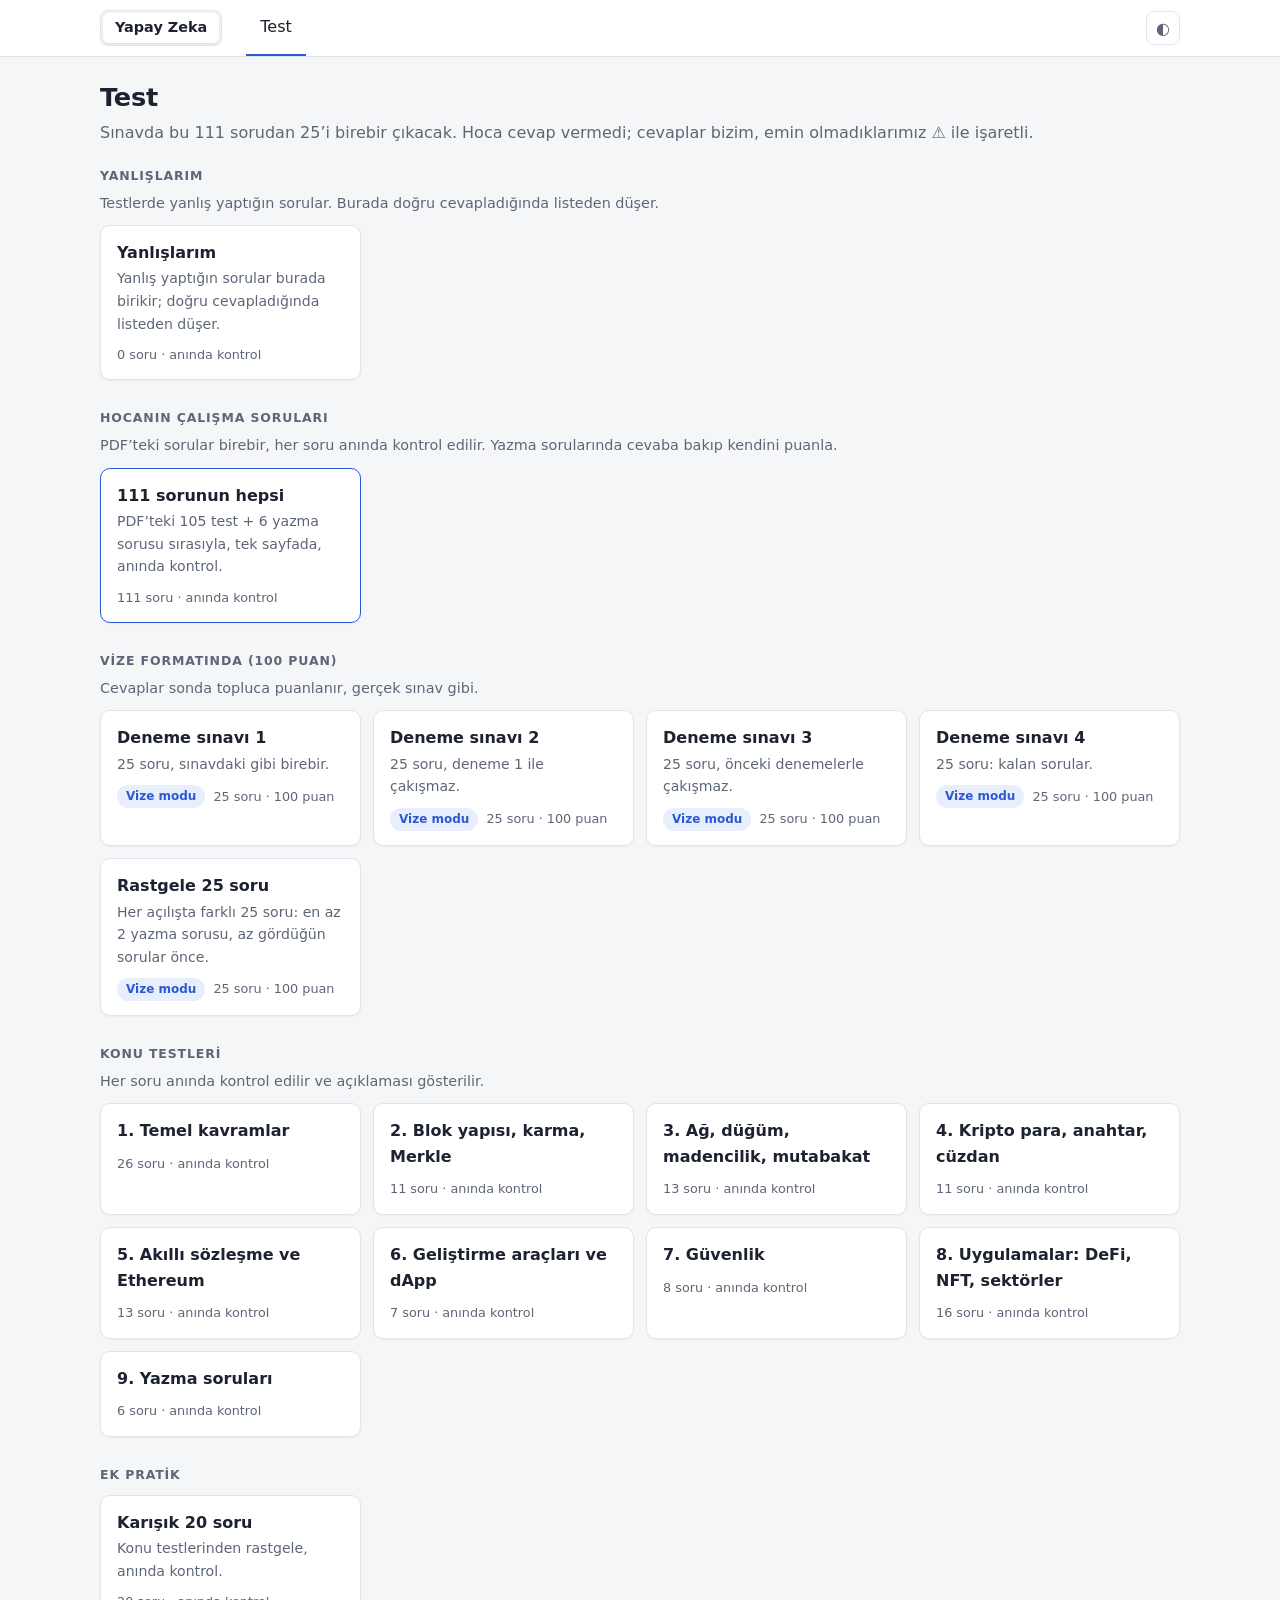
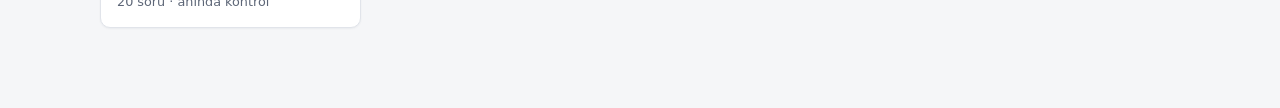
<file: YapayZeka/index.html>
<!doctype html>
<html lang="tr">
<head>
  <meta charset="UTF-8">
  <meta name="viewport" content="width=device-width, initial-scale=1">
  <title>Yapay Zeka Ara Sınav · MBIL 107 / MBP 251</title>
  <meta name="description" content="MBIL 107 / MBP 251 ara sınav örnek soruları: 105 test + 6 yazma.">
  <link rel="stylesheet" href="../assets/style.css?v=20261109a">
  <script>
    (function () {
      var t = localStorage.getItem('phpvize-theme');
      if (t) document.documentElement.setAttribute('data-theme', t);
    })();
  </script>
</head>
<body>
  <header class="topbar">
    <div class="topbar-inner">
      <nav class="courses" aria-label="Dersler">
        <a href="./" class="active" aria-current="page">Yapay Zeka</a>
      </nav>
      <nav class="tabs" aria-label="Bölümler">
        <a href="#test" data-tab="test">Test</a>
      </nav>
      <button class="theme-btn" id="themeBtn" type="button" aria-label="Tema değiştir" title="Açık / koyu tema">◐</button>
    </div>
  </header>

  <main id="app" class="container"></main>

  <script src="content.js?v=20261109a"></script>
  <script src="questions.js?v=20261109a"></script>
  <script src="../assets/app.js?v=20261109a"></script>
</body>
</html>
</file>
<file: assets/style.css>
:root {
  --bg: #f5f6f8;
  --surface: #ffffff;
  --surface-2: #f0f2f5;
  --text: #1c2230;
  --muted: #5d6677;
  --border: #e1e4ea;
  --accent: #2b59d1;
  --accent-soft: #e8eefc;
  --ok: #1d8348;
  --ok-soft: #e5f5ec;
  --bad: #c0392b;
  --bad-soft: #fbeaea;
  --warn: #9a6700;
  --warn-soft: #fff6e0;
  --code-bg: #1d2230;
  --code-text: #e4e7ee;
  --code-out: #252b3b;
  --shadow: 0 1px 2px rgba(20, 30, 50, .05);
  --radius: 10px;
  --mono: "JetBrains Mono", "Cascadia Code", Consolas, "SFMono-Regular", Menlo, monospace;
}

@media (prefers-color-scheme: dark) {
  :root:not([data-theme="light"]) {
    --bg: #0f1218;
    --surface: #161a22;
    --surface-2: #1d222c;
    --text: #e5e8ee;
    --muted: #98a1b1;
    --border: #262c37;
    --accent: #7095ff;
    --accent-soft: #1b2440;
    --ok: #4cc27f;
    --ok-soft: #13291d;
    --bad: #f07167;
    --bad-soft: #2f1716;
    --warn: #e0b04a;
    --warn-soft: #2a2312;
    --code-bg: #10141c;
    --code-out: #181e2a;
    --shadow: none;
  }
}

:root[data-theme="dark"] {
  --bg: #0f1218;
  --surface: #161a22;
  --surface-2: #1d222c;
  --text: #e5e8ee;
  --muted: #98a1b1;
  --border: #262c37;
  --accent: #7095ff;
  --accent-soft: #1b2440;
  --ok: #4cc27f;
  --ok-soft: #13291d;
  --bad: #f07167;
  --bad-soft: #2f1716;
  --warn: #e0b04a;
  --warn-soft: #2a2312;
  --code-bg: #10141c;
  --code-out: #181e2a;
  --shadow: none;
}

* { box-sizing: border-box; }

html { scroll-padding-top: 72px; }

body {
  margin: 0;
  background: var(--bg);
  color: var(--text);
  font: 16px/1.6 system-ui, -apple-system, "Segoe UI", Roboto, "Helvetica Neue", Arial, sans-serif;
  -webkit-font-smoothing: antialiased;
}

a { color: var(--accent); text-decoration: none; }
a:hover { text-decoration: underline; }

code {
  font-family: var(--mono);
  font-size: .88em;
  background: var(--surface-2);
  border: 1px solid var(--border);
  border-radius: 4px;
  padding: 0 .3em;
  white-space: pre-wrap;
}

/* ---------- Üst bar ---------- */
.topbar {
  position: sticky;
  top: 0;
  z-index: 20;
  background: var(--surface);
  border-bottom: 1px solid var(--border);
}
.topbar-inner {
  max-width: 1120px;
  margin: 0 auto;
  padding: 0 20px;
  height: 56px;
  display: flex;
  align-items: center;
  gap: 24px;
}
.courses {
  display: flex;
  background: var(--surface-2);
  border: 1px solid var(--border);
  border-radius: 8px;
  padding: 2px;
  flex: none;
}
.courses a {
  padding: 3px 12px;
  border-radius: 6px;
  font-weight: 600;
  font-size: .9rem;
  color: var(--muted);
}
.courses a:hover { color: var(--text); text-decoration: none; }
.courses a.active { background: var(--surface); color: var(--text); box-shadow: 0 1px 2px rgba(0, 0, 0, .08); }
.tabs { display: flex; gap: 4px; height: 100%; }
.tabs a {
  display: flex;
  align-items: center;
  padding: 0 14px;
  color: var(--muted);
  font-weight: 500;
  border-bottom: 2px solid transparent;
}
.tabs a:hover { color: var(--text); text-decoration: none; }
.tabs a.active { color: var(--text); border-bottom-color: var(--accent); }
.theme-btn {
  margin-left: auto;
  background: none;
  border: 1px solid var(--border);
  color: var(--muted);
  border-radius: 8px;
  width: 34px;
  height: 34px;
  cursor: pointer;
  font-size: 16px;
}
.theme-btn:hover { color: var(--text); }

.container {
  max-width: 1120px;
  margin: 0 auto;
  padding: 24px 20px 80px;
}

h1, h2, h3 { line-height: 1.3; letter-spacing: -.01em; }
h1 { font-size: 1.6rem; margin: 0 0 6px; }
h2 { font-size: 1.25rem; margin: 0; }
h3 { font-size: 1.02rem; margin: 18px 0 8px; }
.lead { color: var(--muted); margin: 0 0 20px; }

.card {
  background: var(--surface);
  border: 1px solid var(--border);
  border-radius: var(--radius);
  box-shadow: var(--shadow);
  padding: 20px 22px;
}

/* ---------- Genel tekrar ---------- */
.review {
  display: grid;
  grid-template-columns: 230px minmax(0, 1fr);
  gap: 28px;
  align-items: start;
}
.toc {
  position: sticky;
  top: 76px;
  max-height: calc(100vh - 96px);
  overflow-y: auto;
  font-size: .92rem;
}
.toc-title {
  font-size: .75rem;
  text-transform: uppercase;
  letter-spacing: .06em;
  color: var(--muted);
  margin: 0 0 8px 10px;
  font-weight: 600;
}
.toc a {
  display: flex;
  gap: 8px;
  padding: 5px 10px;
  border-radius: 6px;
  color: var(--muted);
}
.toc a:hover { background: var(--surface-2); color: var(--text); text-decoration: none; }
.toc a.active { background: var(--accent-soft); color: var(--accent); font-weight: 500; }
.toc .num { width: 18px; text-align: right; flex: none; opacity: .7; }
.toc-sep { border-top: 1px solid var(--border); margin: 8px 10px; }

.chips { display: none; }

.review-main > section { margin-bottom: 18px; }

.format-grid {
  display: grid;
  grid-template-columns: repeat(3, 1fr);
  gap: 12px;
  margin-top: 14px;
}
.format-box {
  border: 1px solid var(--border);
  border-radius: 8px;
  padding: 12px 14px;
  background: var(--surface-2);
}
.format-box .range { font-size: .8rem; color: var(--muted); font-weight: 600; text-transform: uppercase; letter-spacing: .04em; }
.format-box .what { font-weight: 600; margin: 2px 0; }
.format-box .pts { font-size: 1.5rem; font-weight: 700; color: var(--accent); }
.format-box .pts small { font-size: .85rem; font-weight: 500; color: var(--muted); }

.traps-list { margin: 10px 0 0; padding-left: 0; list-style: none; counter-reset: t; }
.traps-list li {
  counter-increment: t;
  position: relative;
  padding: 7px 0 7px 34px;
  border-top: 1px solid var(--border);
}
.traps-list li:first-child { border-top: 0; }
.traps-list li::before {
  content: counter(t);
  position: absolute;
  left: 0;
  top: 8px;
  width: 22px;
  height: 22px;
  border-radius: 50%;
  background: var(--bad-soft);
  color: var(--bad);
  font-size: .75rem;
  font-weight: 700;
  display: flex;
  align-items: center;
  justify-content: center;
}
.traps-list .go { font-size: .85rem; margin-left: 6px; white-space: nowrap; }

.topic-head {
  display: flex;
  align-items: baseline;
  gap: 12px;
  flex-wrap: wrap;
  margin-bottom: 4px;
}
.topic-head .n {
  color: var(--accent);
  font-weight: 700;
}
.topic-head .spacer { flex: 1; }
.topic-src { font-size: .85rem; color: var(--muted); margin: 0 0 12px; }
.btn-link {
  font-size: .88rem;
  font-weight: 500;
  border: 1px solid var(--border);
  padding: 4px 10px;
  border-radius: 6px;
  white-space: nowrap;
}
.btn-link:hover { background: var(--accent-soft); text-decoration: none; }

.topic p { margin: 10px 0; }
.topic ul { margin: 8px 0; padding-left: 20px; }
.topic li { margin: 4px 0; }

.callout {
  border-radius: 8px;
  padding: 10px 14px;
  margin: 12px 0;
  border-left: 3px solid;
  font-size: .95rem;
}
.callout .label { font-weight: 700; margin-right: 6px; }
.callout.trap { background: var(--bad-soft); border-color: var(--bad); }
.callout.trap .label { color: var(--bad); }
.callout.tip { background: var(--accent-soft); border-color: var(--accent); }
.callout.tip .label { color: var(--accent); }
.callout.low { background: var(--surface-2); border-color: var(--border); color: var(--muted); border-left-style: dashed; }
.callout.low .label { color: var(--muted); }

.tbl-wrap { overflow-x: auto; margin: 12px 0; }
table {
  border-collapse: collapse;
  width: 100%;
  font-size: .93rem;
}
th, td {
  text-align: left;
  padding: 7px 10px;
  border-bottom: 1px solid var(--border);
  vertical-align: top;
}
th { background: var(--surface-2); font-weight: 600; font-size: .85rem; color: var(--muted); }

/* ---------- Kod blokları ---------- */
.codeblock { margin: 12px 0; border-radius: 8px; overflow: hidden; border: 1px solid var(--border); }
pre.code {
  margin: 0;
  background: var(--code-bg);
  color: var(--code-text);
  font: 14px/1.6 var(--mono);
  padding: 12px 16px;
  overflow-x: auto;
  tab-size: 4;
}
.out {
  background: var(--code-out);
  color: #c9d1e0;
  font: 13.5px/1.55 var(--mono);
  padding: 8px 16px 10px;
  white-space: pre-wrap;
  border-top: 1px solid rgba(255,255,255,.07);
}
.out .lbl {
  display: block;
  font: 600 11px/1.6 system-ui, sans-serif;
  text-transform: uppercase;
  letter-spacing: .08em;
  color: #8a94a8;
}
pre.code .c { color: #6f9a5f; font-style: italic; }
pre.code .s { color: #e3a27c; }
pre.code .k { color: #c79bf2; }
pre.code .v { color: #8fd0ff; }
pre.code .n { color: #b5d9a0; }
pre.code .f { color: #e8dc9a; }
pre.code .cn { color: #6fd3e0; }
pre.code .t { color: #74a7f2; }

/* ---------- Test listesi ---------- */
.group-title {
  font-size: .78rem;
  text-transform: uppercase;
  letter-spacing: .07em;
  color: var(--muted);
  font-weight: 700;
  margin: 28px 0 10px;
}
.group-title:first-of-type { margin-top: 8px; }
.test-grid {
  display: grid;
  grid-template-columns: repeat(auto-fill, minmax(250px, 1fr));
  gap: 12px;
}
a.test-card {
  display: block;
  background: var(--surface);
  border: 1px solid var(--border);
  border-radius: var(--radius);
  padding: 14px 16px;
  color: var(--text);
  box-shadow: var(--shadow);
  transition: border-color .15s;
}
a.test-card:hover { border-color: var(--accent); text-decoration: none; }
.test-card .t { font-weight: 600; }
.test-card .d { color: var(--muted); font-size: .88rem; margin-top: 2px; }
.test-card .meta {
  display: flex;
  gap: 8px;
  align-items: center;
  margin-top: 10px;
  font-size: .8rem;
  color: var(--muted);
}
.badge {
  display: inline-block;
  font-size: .75rem;
  font-weight: 600;
  padding: 1px 8px;
  border-radius: 999px;
  background: var(--surface-2);
  color: var(--muted);
  border: 1px solid var(--border);
}
.badge.best { background: var(--ok-soft); color: var(--ok); border-color: transparent; }
.badge.exam { background: var(--accent-soft); color: var(--accent); border-color: transparent; }
.test-card.featured { border-color: var(--accent); }

/* ---------- Test ekranı ---------- */
.test-head { margin-bottom: 16px; }
.back { font-size: .9rem; display: inline-block; margin-bottom: 8px; }
.test-head .info { display: flex; gap: 8px; flex-wrap: wrap; align-items: center; color: var(--muted); font-size: .9rem; }

.section-title {
  display: flex;
  justify-content: space-between;
  align-items: baseline;
  margin: 26px 0 10px;
  padding-bottom: 6px;
  border-bottom: 2px solid var(--border);
}
.section-title h2 { font-size: 1.05rem; }
.section-title .sp { color: var(--muted); font-size: .9rem; font-weight: 600; }

.q {
  background: var(--surface);
  border: 1px solid var(--border);
  border-radius: var(--radius);
  padding: 16px 18px;
  margin-bottom: 12px;
  box-shadow: var(--shadow);
  scroll-margin-top: 72px;
}
.q.is-ok { border-color: var(--ok); }
.q.is-bad { border-color: var(--bad); }
.q-top { display: flex; gap: 8px; align-items: center; flex-wrap: wrap; margin-bottom: 6px; font-size: .82rem; color: var(--muted); }
.q-top .qn { font-weight: 700; color: var(--text); font-size: .95rem; }
.q-top .res { margin-left: auto; font-weight: 600; }
.q-top .res.ok { color: var(--ok); }
.q-top .res.bad { color: var(--bad); }
.q-text { font-weight: 500; margin: 2px 0 4px; }

.opts { list-style: none; margin: 10px 0 0; padding: 0; display: grid; gap: 6px; }
.opt {
  width: 100%;
  display: flex;
  gap: 10px;
  align-items: flex-start;
  text-align: left;
  background: var(--surface);
  color: var(--text);
  border: 1px solid var(--border);
  border-radius: 8px;
  padding: 8px 12px;
  font: inherit;
  cursor: pointer;
}
.opt:hover:not(:disabled) { border-color: var(--accent); background: var(--accent-soft); }
.opt .L {
  flex: none;
  width: 24px;
  height: 24px;
  border-radius: 50%;
  border: 1px solid var(--border);
  display: flex;
  align-items: center;
  justify-content: center;
  font-size: .8rem;
  font-weight: 700;
  color: var(--muted);
  margin-top: 1px;
}
.opt.sel { border-color: var(--accent); background: var(--accent-soft); }
.opt.sel .L { background: var(--accent); color: #fff; border-color: var(--accent); }
.opt.right { border-color: var(--ok); background: var(--ok-soft); }
.opt.right .L { background: var(--ok); color: #fff; border-color: var(--ok); }
.opt.wrong { border-color: var(--bad); background: var(--bad-soft); }
.opt.wrong .L { background: var(--bad); color: #fff; border-color: var(--bad); }
.opt:disabled { cursor: default; }

input.blank {
  font: inherit;
  color: #fff;
  background: #2c3446;
  border: 1px dashed #7d8bab;
  border-radius: 4px;
  padding: 0 4px;
  min-width: 5ch;
  width: 6ch;
  outline: none;
}
input.blank:focus { border-style: solid; border-color: #8fb0ff; background: #333d55; }
input.blank.ok { border: 1px solid #4cc27f; background: #173826; }
input.blank.bad { border: 1px solid #f07167; background: #43201e; }
input.blank:disabled { opacity: 1; }
.blank-no {
  font-size: 11px;
  color: #9aa6c0;
  vertical-align: super;
  margin-right: 1px;
}

.q-actions { margin-top: 10px; display: flex; gap: 8px; align-items: center; }
.btn {
  font: inherit;
  font-weight: 600;
  font-size: .92rem;
  border-radius: 8px;
  padding: 7px 16px;
  border: 1px solid var(--accent);
  background: var(--accent);
  color: #fff;
  cursor: pointer;
}
.btn:hover { filter: brightness(1.07); }
.btn.ghost { background: transparent; color: var(--accent); }
.btn.ghost:hover { background: var(--accent-soft); }
.btn:disabled { opacity: .5; cursor: default; }
.hint { font-size: .82rem; color: var(--muted); }

.exp {
  margin-top: 12px;
  background: var(--surface-2);
  border-radius: 8px;
  padding: 10px 14px;
  font-size: .94rem;
}
.exp .ans { font-weight: 600; margin-bottom: 4px; }
.exp .ans.ok { color: var(--ok); }
.exp .ans.bad { color: var(--bad); }
.exp ol { margin: 6px 0 0; padding-left: 20px; }
.exp li { margin: 3px 0; }
.exp .why, .exp .rule {
  margin-top: 8px;
  padding: 8px 12px;
  border-radius: 6px;
  border-left: 3px solid;
}
.exp .why { background: var(--bad-soft); border-color: var(--bad); }
.exp .names { margin-top: 8px; padding: 8px 12px; border-radius: 6px; border-left: 3px solid var(--ok); background: var(--ok-soft, transparent); }
.exp .names ul { margin: 4px 0 0; padding-left: 18px; }
.exp .names li { margin: 2px 0; }
.exp .rule { background: var(--accent-soft); border-color: var(--accent); }
.exp .mark-ok { color: var(--ok); font-weight: 700; }
.exp .mark-bad { color: var(--bad); font-weight: 700; }

.submit-row {
  display: flex;
  gap: 12px;
  align-items: center;
  justify-content: flex-end;
  margin-top: 18px;
}

.result {
  border: 1px solid var(--border);
  background: var(--surface);
  border-radius: var(--radius);
  padding: 18px 20px;
  margin-bottom: 18px;
}
.result .score { font-size: 2.2rem; font-weight: 800; letter-spacing: -.02em; }
.result .score small { font-size: 1rem; color: var(--muted); font-weight: 500; }
.result .rows { display: grid; gap: 8px; margin: 12px 0; }
.result .row { display: grid; grid-template-columns: 170px 1fr 70px; gap: 10px; align-items: center; font-size: .92rem; }
.bar { height: 8px; background: var(--surface-2); border-radius: 99px; overflow: hidden; border: 1px solid var(--border); }
.bar > span { display: block; height: 100%; background: var(--accent); }
.result .row .v { text-align: right; font-weight: 600; }
.result .wrong-list { font-size: .9rem; color: var(--muted); }
.result .wrong-list a { margin-right: 6px; }
.result .actions { display: flex; gap: 8px; margin-top: 12px; flex-wrap: wrap; }

.progress {
  position: sticky;
  bottom: 12px;
  margin-top: 18px;
  padding: 10px 14px 10px 18px;
  background: var(--surface);
  border: 1px solid var(--border);
  border-radius: var(--radius);
  box-shadow: 0 6px 20px rgba(15, 20, 35, .12);
  display: flex;
  gap: 16px;
  align-items: center;
  font-size: .92rem;
  z-index: 10;
}
.progress .ok { color: var(--ok); font-weight: 600; }
.progress .bad { color: var(--bad); font-weight: 600; }
.progress .grow { flex: 1; }
.progress .done { font-weight: 700; }

.empty { color: var(--muted); }

/* ---------- Mobil ---------- */
@media (max-width: 900px) {
  .review { grid-template-columns: minmax(0, 1fr); }
  .toc { display: none; }
  .chips {
    display: flex;
    gap: 6px;
    overflow-x: auto;
    padding-bottom: 6px;
    margin-bottom: 14px;
    position: sticky;
    top: 56px;
    background: var(--bg);
    padding-top: 8px;
    z-index: 5;
  }
  .chips a {
    flex: none;
    font-size: .82rem;
    padding: 4px 10px;
    border: 1px solid var(--border);
    border-radius: 999px;
    background: var(--surface);
    color: var(--muted);
  }
  .chips a.active { background: var(--accent-soft); color: var(--accent); border-color: transparent; }
  html { scroll-padding-top: 110px; }
}
@media (max-width: 640px) {
  .container { padding: 16px 14px 80px; }
  .card { padding: 16px; }
  .format-grid { grid-template-columns: 1fr; }
  .topbar-inner { padding: 0 12px; gap: 8px; }
  .tabs { gap: 0; flex: 1; min-width: 0; overflow-x: auto; scrollbar-width: none; }
  .tabs::-webkit-scrollbar { display: none; }
  .tabs a { white-space: nowrap; flex: none; }
  .theme-btn { flex: none; }
  .tabs a { padding: 0 8px; font-size: .92rem; }
  .courses a { padding: 3px 8px; font-size: .85rem; }
  pre.code { font-size: 13px; padding: 10px 12px; }
  .q { padding: 14px; }
  .result .row { grid-template-columns: 1fr 70px; }
  .result .row .bar { display: none; }
  .progress { padding: 8px 10px 8px 14px; gap: 10px; font-size: .88rem; }
}

/* Yazma soruları */
.open-in { width: 100%; box-sizing: border-box; margin-top: 10px; padding: 8px 10px; border-radius: 6px;
  border: 1px solid var(--border); background: var(--bg); color: inherit; font: inherit; resize: vertical; }
.open-model { margin-top: 10px; padding: 10px 12px; border-radius: 6px; background: var(--ok-soft); }
.open-model .self { display: flex; flex-wrap: wrap; align-items: center; gap: 8px; margin-top: 10px; }
</file>
